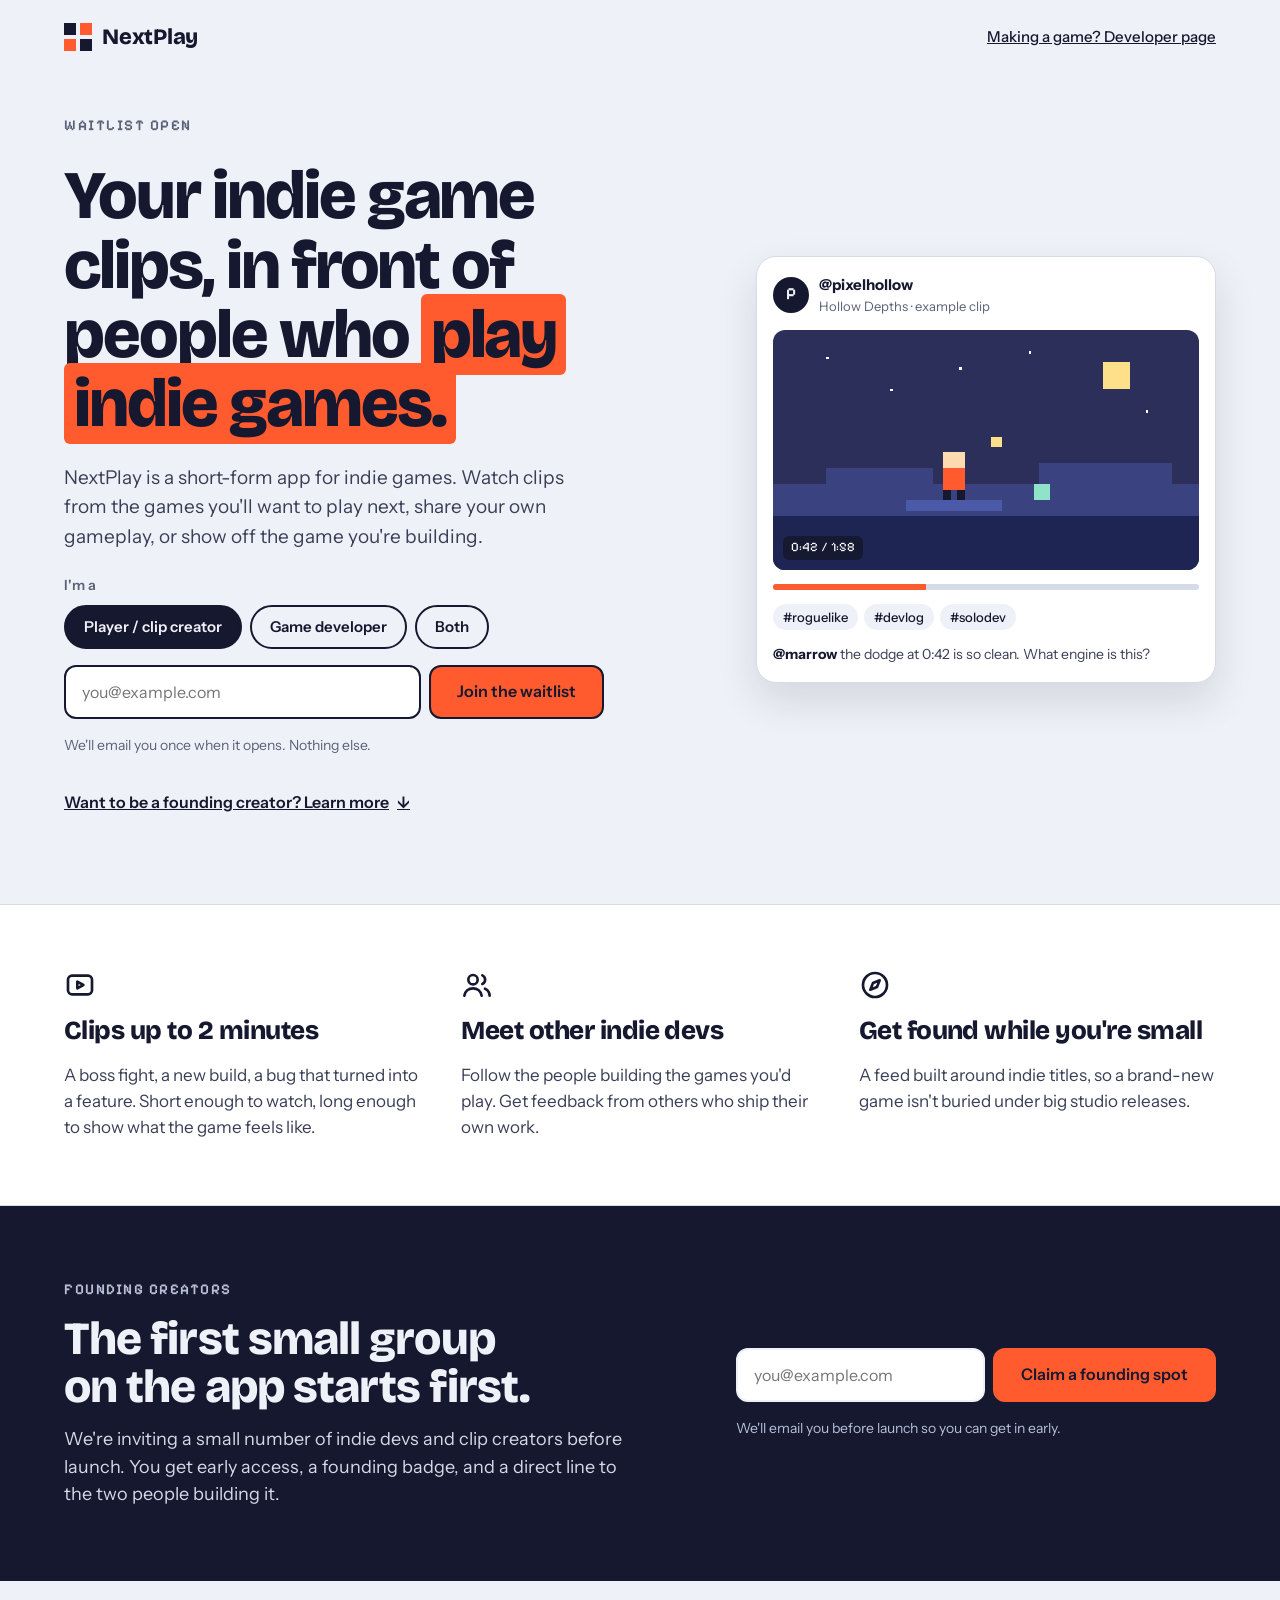
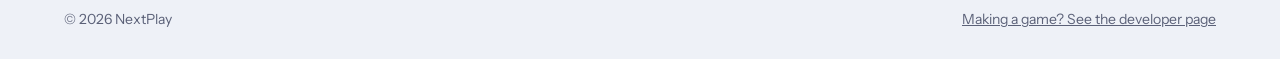
<file: index.html>
<!doctype html>
<html lang="en">
<head>
<meta charset="utf-8">
<meta name="viewport" content="width=device-width, initial-scale=1">
<title>NextPlay | Indie game clips</title>
<meta name="description" content="NextPlay is a short-form app for indie games. Watch clips, share your own gameplay, or show off the game you're building. Join the waitlist.">
<meta property="og:title" content="NextPlay | Indie game clips">
<meta property="og:description" content="Watch indie game clips, share your own, or show off the game you're building. Join the NextPlay waitlist.">
<meta property="og:type" content="website">
<meta name="theme-color" content="#eef1f7">
<link rel="icon" href="data:image/svg+xml,%3Csvg xmlns='http://www.w3.org/2000/svg' viewBox='0 0 12 12'%3E%3Crect width='5' height='5' fill='%2315182E'/%3E%3Crect x='7' width='5' height='5' fill='%23FF5B2E'/%3E%3Crect y='7' width='5' height='5' fill='%23FF5B2E'/%3E%3Crect x='7' y='7' width='5' height='5' fill='%2315182E'/%3E%3C/svg%3E">
<link rel="preconnect" href="https://fonts.googleapis.com">
<link rel="preconnect" href="https://fonts.gstatic.com" crossorigin>
<link rel="stylesheet" href="https://fonts.googleapis.com/css2?family=Bricolage+Grotesque:opsz,wght@12..96,500;12..96,800&family=Instrument+Sans:wght@400;500;600&family=Pixelify+Sans:wght@500;600&display=swap">
<link rel="stylesheet" href="styles.css">
</head>
<body>

<header class="wrap topbar">
  <a class="brand" href="index.html" aria-label="NextPlay home">
    <svg width="28" height="28" viewBox="0 0 12 12" shape-rendering="crispEdges" aria-hidden="true"><rect x="0" y="0" width="5" height="5" fill="#15182E"/><rect x="7" y="0" width="5" height="5" fill="#FF5B2E"/><rect x="0" y="7" width="5" height="5" fill="#FF5B2E"/><rect x="7" y="7" width="5" height="5" fill="#15182E"/></svg>
    <span class="brand-name">NextPlay</span>
  </a>
  <a class="topbar-link" href="devs/index.html">Making a game? Developer page</a>
</header>

<main>
  <section class="wrap hero">
    <div class="hero-copy">
      <p class="eyebrow">Waitlist open</p>
      <h1>Your indie game clips, in front of people who <span class="mark">play indie games.</span></h1>
      <p class="lede">NextPlay is a short-form app for indie games. Watch clips from the games you'll want to play next, share your own gameplay, or show off the game you're building.</p>

      <div class="signup">
        <form class="form" data-signup>
          <input type="hidden" name="page" value="players">
          <input type="hidden" name="source" value="hero">
          <input type="text" name="_gotcha" tabindex="-1" autocomplete="off" style="display:none">
          <fieldset class="roles">
            <legend>I'm a</legend>
            <div class="pills">
              <label class="pill"><input type="radio" name="role" value="creator" checked><span>Player / clip creator</span></label>
              <label class="pill"><input type="radio" name="role" value="dev"><span>Game developer</span></label>
              <label class="pill"><input type="radio" name="role" value="both"><span>Both</span></label>
            </div>
          </fieldset>
          <div class="row">
            <label class="sr-only" for="email-hero">Email address</label>
            <input id="email-hero" name="email" type="email" required autocomplete="email" placeholder="you@example.com">
            <button class="btn" type="submit">Join the waitlist</button>
          </div>
          <p class="fine">We'll email you once when it opens. Nothing else.</p>
          <p class="form-error" role="alert" hidden></p>
        </form>
        <div class="success" role="status" tabindex="-1" hidden>
          <strong>You're on the list.</strong>
          <span>We'll email you when NextPlay opens. Know a dev or clip creator who should be here too? Send them this page.</span>
        </div>
      </div>

      <a class="learn-more" href="#founding">Want to be a founding creator? Learn more <span aria-hidden="true">&darr;</span></a>
    </div>

    <div class="clip">
      <div class="clip-head">
        <div class="avatar" aria-hidden="true">P</div>
        <div class="clip-who">
          <strong>@pixelhollow</strong>
          <span>Hollow Depths &middot; example clip</span>
        </div>
      </div>
      <div class="clip-frame">
        <svg viewBox="0 0 160 90" shape-rendering="crispEdges" role="img" aria-label="Pixel-art scene: a small orange character on a platform under a night sky">
          <rect width="160" height="90" fill="#2B2F5A"/>
          <rect x="20" y="10" width="1" height="1" fill="#FFFFFF"/><rect x="44" y="22" width="1" height="1" fill="#FFFFFF"/><rect x="70" y="14" width="1" height="1" fill="#FFFFFF"/><rect x="96" y="8" width="1" height="1" fill="#FFFFFF"/><rect x="140" y="30" width="1" height="1" fill="#FFFFFF"/>
          <rect x="124" y="12" width="10" height="10" fill="#FFE08A"/>
          <rect x="0" y="58" width="160" height="32" fill="#3A4380"/>
          <rect x="20" y="52" width="40" height="6" fill="#3A4380"/>
          <rect x="100" y="50" width="50" height="8" fill="#3A4380"/>
          <rect x="0" y="70" width="160" height="20" fill="#1E2552"/>
          <rect x="50" y="64" width="36" height="4" fill="#4B5AA8"/>
          <rect x="64" y="46" width="8" height="6" fill="#FFD9B0"/>
          <rect x="64" y="52" width="8" height="8" fill="#FF5B2E"/>
          <rect x="64" y="60" width="3" height="4" fill="#15182E"/><rect x="69" y="60" width="3" height="4" fill="#15182E"/>
          <rect x="98" y="58" width="6" height="6" fill="#8EE3C8"/>
          <rect x="82" y="40" width="4" height="4" fill="#FFE08A"/>
        </svg>
        <span class="timecode">0:42 / 1:58</span>
      </div>
      <div class="scrub"><div></div></div>
      <div class="tags"><span>#roguelike</span><span>#devlog</span><span>#solodev</span></div>
      <p class="comment"><strong>@marrow</strong> the dodge at 0:42 is so clean. What engine is this?</p>
    </div>
  </section>

  <div class="features-band">
    <section class="wrap features" aria-label="What you can do on NextPlay">
      <div class="feature">
        <svg viewBox="0 0 24 24" fill="none" stroke="#15182E" stroke-width="2" stroke-linecap="round" stroke-linejoin="round" aria-hidden="true"><rect x="3" y="5" width="18" height="14" rx="3"/><path d="M10 9.5v5l4.5-2.5z"/></svg>
        <h2>Clips up to 2 minutes</h2>
        <p>A boss fight, a new build, a bug that turned into a feature. Short enough to watch, long enough to show what the game feels like.</p>
      </div>
      <div class="feature">
        <svg viewBox="0 0 24 24" fill="none" stroke="#15182E" stroke-width="2" stroke-linecap="round" stroke-linejoin="round" aria-hidden="true"><circle cx="9" cy="8" r="3.5"/><path d="M2.5 20c.6-3.4 3.2-5.5 6.5-5.5s5.9 2.1 6.5 5.5"/><path d="M16 4.8a3.5 3.5 0 0 1 0 6.4"/><path d="M18 14.8c1.9.7 3.2 2.3 3.5 5.2"/></svg>
        <h2>Meet other indie devs</h2>
        <p>Follow the people building the games you'd play. Get feedback from others who ship their own work.</p>
      </div>
      <div class="feature">
        <svg viewBox="0 0 24 24" fill="none" stroke="#15182E" stroke-width="2" stroke-linecap="round" stroke-linejoin="round" aria-hidden="true"><circle cx="12" cy="12" r="9"/><path d="M15.5 8.5l-2 5-5 2 2-5z"/></svg>
        <h2>Get found while you're small</h2>
        <p>A feed built around indie titles, so a brand-new game isn't buried under big studio releases.</p>
      </div>
    </section>
  </div>

  <div class="founding-band" id="founding">
    <section class="wrap founding" aria-labelledby="founding-title">
      <div class="founding-copy">
        <p class="eyebrow">Founding creators</p>
        <h2 id="founding-title">The first small group on the app starts first.</h2>
        <p>We're inviting a small number of indie devs and clip creators before launch. You get early access, a founding badge, and a direct line to the two people building it.</p>
      </div>
      <div class="founding-signup">
        <form class="form" data-signup>
          <input type="hidden" name="page" value="players">
          <input type="hidden" name="source" value="founding">
          <input type="hidden" name="role" value="founding-creator">
          <input type="text" name="_gotcha" tabindex="-1" autocomplete="off" style="display:none">
          <div class="row">
            <label class="sr-only" for="email-founding">Email address</label>
            <input id="email-founding" name="email" type="email" required autocomplete="email" placeholder="you@example.com">
            <button class="btn" type="submit">Claim a founding spot</button>
          </div>
          <p class="fine">We'll email you before launch so you can get in early.</p>
          <p class="form-error" role="alert" hidden></p>
        </form>
        <div class="success" role="status" tabindex="-1" hidden>
          <strong>Founding spot saved.</strong>
          <span>We'll email you before launch so you can get in early.</span>
        </div>
      </div>
    </section>
  </div>
</main>

<footer class="wrap footer">
  <span>&copy; 2026 NextPlay</span>
  <a href="devs/index.html">Making a game? See the developer page</a>
</footer>

<script src="script.js"></script>
</body>
</html>
</file>
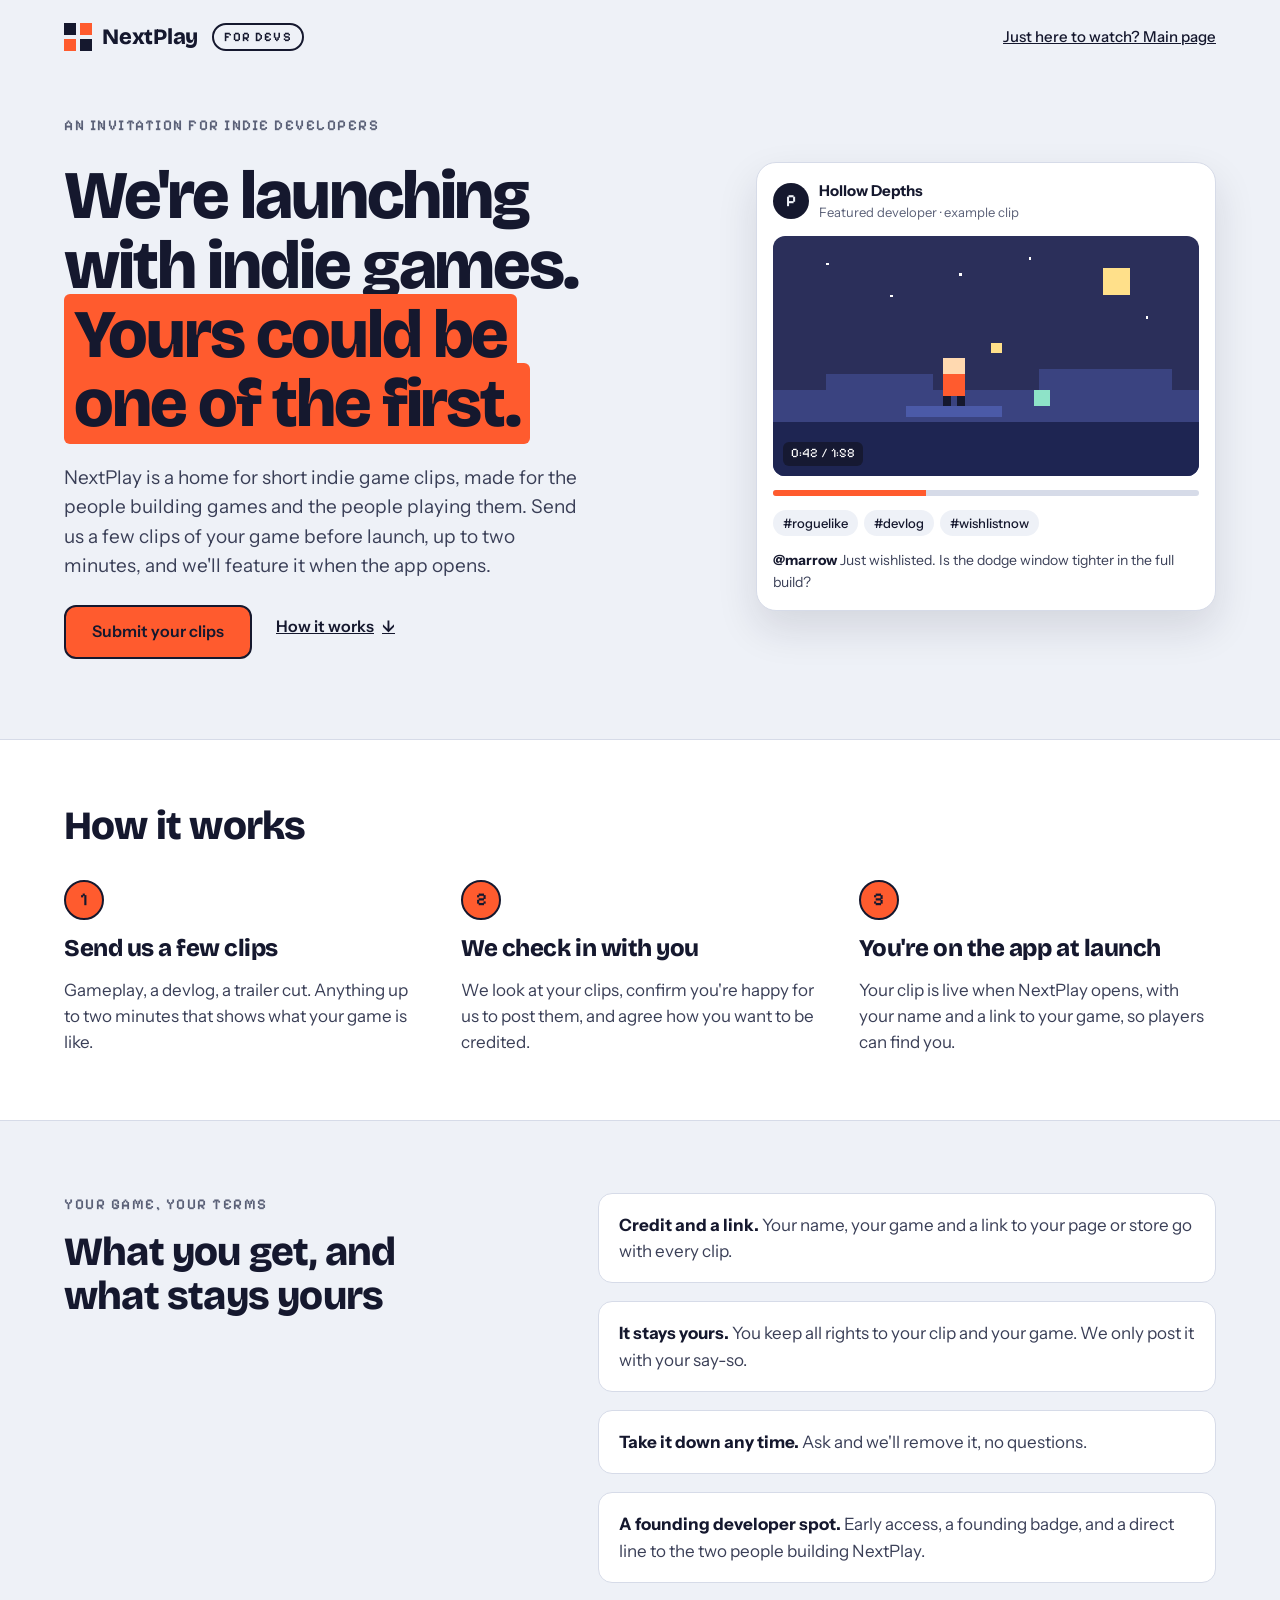
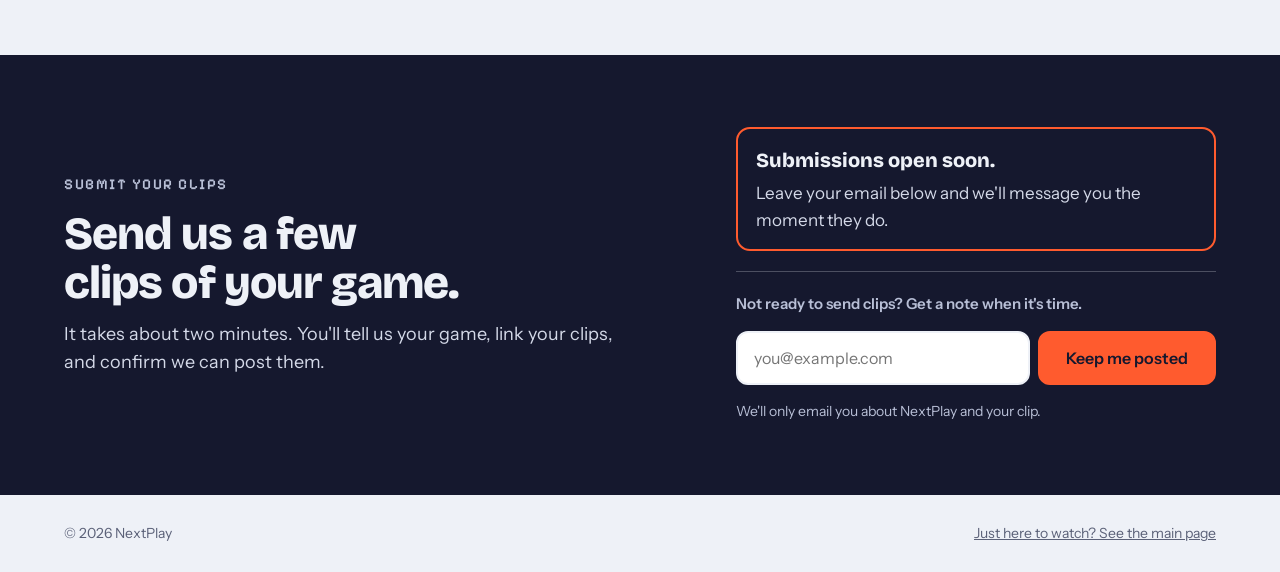
<file: devs/index.html>
<!doctype html>
<html lang="en">
<head>
<meta charset="utf-8">
<meta name="viewport" content="width=device-width, initial-scale=1">
<title>NextPlay for Game Developers | Submit your clips</title>
<meta name="description" content="We're launching NextPlay with indie games on it. Send us a few clips of your game and be featured when the app opens.">
<meta property="og:title" content="NextPlay for Game Developers">
<meta property="og:description" content="We're launching with indie games. Send us a few clips of yours and be featured when the app opens.">
<meta property="og:type" content="website">
<meta name="theme-color" content="#eef1f7">
<link rel="icon" href="data:image/svg+xml,%3Csvg xmlns='http://www.w3.org/2000/svg' viewBox='0 0 12 12'%3E%3Crect width='5' height='5' fill='%2315182E'/%3E%3Crect x='7' width='5' height='5' fill='%23FF5B2E'/%3E%3Crect y='7' width='5' height='5' fill='%23FF5B2E'/%3E%3Crect x='7' y='7' width='5' height='5' fill='%2315182E'/%3E%3C/svg%3E">
<link rel="preconnect" href="https://fonts.googleapis.com">
<link rel="preconnect" href="https://fonts.gstatic.com" crossorigin>
<link rel="stylesheet" href="https://fonts.googleapis.com/css2?family=Bricolage+Grotesque:opsz,wght@12..96,500;12..96,800&family=Instrument+Sans:wght@400;500;600&family=Pixelify+Sans:wght@500;600&display=swap">
<link rel="stylesheet" href="../styles.css">
</head>
<body>

<header class="wrap topbar">
  <a class="brand" href="index.html" aria-label="NextPlay developer page home">
    <svg width="28" height="28" viewBox="0 0 12 12" shape-rendering="crispEdges" aria-hidden="true"><rect x="0" y="0" width="5" height="5" fill="#15182E"/><rect x="7" y="0" width="5" height="5" fill="#FF5B2E"/><rect x="0" y="7" width="5" height="5" fill="#FF5B2E"/><rect x="7" y="7" width="5" height="5" fill="#15182E"/></svg>
    <span class="brand-name">NextPlay</span>
    <span class="badge">For devs</span>
  </a>
  <a class="topbar-link" href="../index.html">Just here to watch? Main page</a>
</header>

<main>
  <section class="wrap hero">
    <div class="hero-copy">
      <p class="eyebrow">An invitation for indie developers</p>
      <h1>We're launching with indie games. <span class="mark">Yours could be one of the first.</span></h1>
      <p class="lede">NextPlay is a home for short indie game clips, made for the people building games and the people playing them. Send us a few clips of your game before launch, up to two minutes, and we'll feature it when the app opens.</p>

      <div class="cta-row">
        <a class="btn btn-link" href="#submit">Submit your clips</a>
        <a class="learn-more" href="#how">How it works <span aria-hidden="true">&darr;</span></a>
      </div>
    </div>

    <div class="clip">
      <div class="clip-head">
        <div class="avatar" aria-hidden="true">P</div>
        <div class="clip-who">
          <strong>Hollow Depths</strong>
          <span>Featured developer &middot; example clip</span>
        </div>
      </div>
      <div class="clip-frame">
        <svg viewBox="0 0 160 90" shape-rendering="crispEdges" role="img" aria-label="Pixel-art scene: a small orange character on a platform under a night sky">
          <rect width="160" height="90" fill="#2B2F5A"/>
          <rect x="20" y="10" width="1" height="1" fill="#FFFFFF"/><rect x="44" y="22" width="1" height="1" fill="#FFFFFF"/><rect x="70" y="14" width="1" height="1" fill="#FFFFFF"/><rect x="96" y="8" width="1" height="1" fill="#FFFFFF"/><rect x="140" y="30" width="1" height="1" fill="#FFFFFF"/>
          <rect x="124" y="12" width="10" height="10" fill="#FFE08A"/>
          <rect x="0" y="58" width="160" height="32" fill="#3A4380"/>
          <rect x="20" y="52" width="40" height="6" fill="#3A4380"/>
          <rect x="100" y="50" width="50" height="8" fill="#3A4380"/>
          <rect x="0" y="70" width="160" height="20" fill="#1E2552"/>
          <rect x="50" y="64" width="36" height="4" fill="#4B5AA8"/>
          <rect x="64" y="46" width="8" height="6" fill="#FFD9B0"/>
          <rect x="64" y="52" width="8" height="8" fill="#FF5B2E"/>
          <rect x="64" y="60" width="3" height="4" fill="#15182E"/><rect x="69" y="60" width="3" height="4" fill="#15182E"/>
          <rect x="98" y="58" width="6" height="6" fill="#8EE3C8"/>
          <rect x="82" y="40" width="4" height="4" fill="#FFE08A"/>
        </svg>
        <span class="timecode">0:42 / 1:58</span>
      </div>
      <div class="scrub"><div></div></div>
      <div class="tags"><span>#roguelike</span><span>#devlog</span><span>#wishlistnow</span></div>
      <p class="comment"><strong>@marrow</strong> Just wishlisted. Is the dodge window tighter in the full build?</p>
    </div>
  </section>

  <div class="features-band" id="how">
    <section class="wrap" aria-labelledby="how-title">
      <h2 class="section-title" id="how-title">How it works</h2>
      <ol class="steps">
        <li class="step">
          <span class="step-num" aria-hidden="true">1</span>
          <h3>Send us a few clips</h3>
          <p>Gameplay, a devlog, a trailer cut. Anything up to two minutes that shows what your game is like.</p>
        </li>
        <li class="step">
          <span class="step-num" aria-hidden="true">2</span>
          <h3>We check in with you</h3>
          <p>We look at your clips, confirm you're happy for us to post them, and agree how you want to be credited.</p>
        </li>
        <li class="step">
          <span class="step-num" aria-hidden="true">3</span>
          <h3>You're on the app at launch</h3>
          <p>Your clip is live when NextPlay opens, with your name and a link to your game, so players can find you.</p>
        </li>
      </ol>
    </section>
  </div>

  <section class="wrap rights" aria-labelledby="rights-title">
    <div class="rights-copy">
      <p class="eyebrow">Your game, your terms</p>
      <h2 class="section-title" id="rights-title">What you get, and what stays yours</h2>
    </div>
    <ul class="rights-list">
      <li><strong>Credit and a link.</strong> Your name, your game and a link to your page or store go with every clip.</li>
      <li><strong>It stays yours.</strong> You keep all rights to your clip and your game. We only post it with your say-so.</li>
      <li><strong>Take it down any time.</strong> Ask and we'll remove it, no questions.</li>
      <li><strong>A founding developer spot.</strong> Early access, a founding badge, and a direct line to the two people building NextPlay.</li>
    </ul>
  </section>

  <div class="founding-band" id="submit">
    <section class="wrap founding" aria-labelledby="submit-title">
      <div class="founding-copy">
        <p class="eyebrow">Submit your clips</p>
        <h2 id="submit-title">Send us a few clips of your game.</h2>
        <p>It takes about two minutes. You'll tell us your game, link your clips, and confirm we can post them.</p>
      </div>
      <div class="founding-signup">
        <div data-submit-box>
          <a class="btn btn-link" data-submit-link href="REPLACE_WITH_FORM_LINK" target="_blank" rel="noopener">Open the submission form</a>
          <p class="fine">Opens in a new tab. Send as many as you like.</p>
        </div>
        <div class="submit-soon" data-submit-soon hidden>
          <strong>Submissions open soon.</strong>
          <span>Leave your email below and we'll message you the moment they do.</span>
        </div>

        <hr class="divider">

        <form class="form" data-signup>
          <input type="hidden" name="page" value="devs">
          <input type="hidden" name="source" value="devs-updates">
          <input type="hidden" name="role" value="founding-developer">
          <input type="text" name="_gotcha" tabindex="-1" autocomplete="off" style="display:none">
          <p class="fine fine-lead">Not ready to send clips? Get a note when it's time.</p>
          <div class="row">
            <label class="sr-only" for="email-devs">Email address</label>
            <input id="email-devs" name="email" type="email" required autocomplete="email" placeholder="you@example.com">
            <button class="btn" type="submit">Keep me posted</button>
          </div>
          <p class="fine">We'll only email you about NextPlay and your clip.</p>
          <p class="form-error" role="alert" hidden></p>
        </form>
        <div class="success" role="status" tabindex="-1" hidden>
          <strong>You're on the list.</strong>
          <span>We'll email you when it's time to send your clip.</span>
        </div>
      </div>
    </section>
  </div>
</main>

<footer class="wrap footer">
  <span>&copy; 2026 NextPlay</span>
  <a href="../index.html">Just here to watch? See the main page</a>
</footer>

<script src="../script.js"></script>
</body>
</html>
</file>
<file: styles.css>
/* NextPlay waitlist site
   Tokens first, then layout. Change a color here and it updates on both pages. */

:root {
  --ink: #15182e;
  --ground: #eef1f7;
  --panel: #ffffff;
  --line: #d6dbe8;
  --muted: #5b6178;
  --soft: #3a3f57;
  --accent: #ff5b2e;
  --accent-hover-text: #b93a14;
  --on-dark: #eef1f7;
  --on-dark-soft: #d4d9e8;
  --on-dark-muted: #b8bfd6;

  --font-display: "Bricolage Grotesque", system-ui, sans-serif;
  --font-body: "Instrument Sans", system-ui, sans-serif;
  --font-label: "Pixelify Sans", ui-monospace, monospace;

  color-scheme: light;
}

*,
*::before,
*::after {
  box-sizing: border-box;
}

html {
  scroll-behavior: smooth;
}

@media (prefers-reduced-motion: reduce) {
  html {
    scroll-behavior: auto;
  }
}

body {
  margin: 0;
  background: var(--ground);
  color: var(--ink);
  font-family: var(--font-body);
  font-size: 17px;
  line-height: 1.55;
}

a {
  color: var(--ink);
}

a:hover {
  color: var(--accent-hover-text);
}

button,
input {
  font: inherit;
}

:focus-visible {
  outline: 3px solid var(--ink);
  outline-offset: 3px;
}

.sr-only {
  position: absolute;
  width: 1px;
  height: 1px;
  overflow: hidden;
  clip: rect(0 0 0 0);
  white-space: nowrap;
}

.wrap {
  width: 100%;
  max-width: 1200px;
  margin: 0 auto;
  padding-inline: 24px;
}

/* Top bar */

.topbar {
  display: flex;
  flex-wrap: wrap;
  align-items: center;
  justify-content: space-between;
  gap: 12px;
  padding-block: 20px;
}

.brand {
  display: flex;
  align-items: center;
  gap: 10px;
  text-decoration: none;
}

.brand-name {
  font-family: var(--font-display);
  font-weight: 800;
  font-size: 22px;
  letter-spacing: -0.01em;
}

.badge {
  margin-left: 4px;
  padding: 2px 10px;
  border: 2px solid var(--ink);
  border-radius: 999px;
  font-family: var(--font-label);
  font-weight: 600;
  font-size: 13px;
  letter-spacing: 0.08em;
  text-transform: uppercase;
}

.topbar-link {
  font-size: 15px;
  font-weight: 500;
}

/* Hero */

.hero {
  display: flex;
  flex-wrap: wrap;
  align-items: center;
  gap: 48px;
  padding-block: 40px 80px;
}

.hero-copy {
  flex: 1 1 480px;
  min-width: 0;
  display: flex;
  flex-direction: column;
  gap: 24px;
}

.eyebrow {
  margin: 0;
  font-family: var(--font-label);
  font-weight: 600;
  font-size: 15px;
  letter-spacing: 0.1em;
  text-transform: uppercase;
  color: var(--muted);
}

h1 {
  margin: 0;
  font-family: var(--font-display);
  font-weight: 800;
  font-size: clamp(40px, 6vw, 68px);
  line-height: 1.02;
  letter-spacing: -0.03em;
  text-wrap: balance;
}

.mark {
  padding: 0 10px;
  border-radius: 6px;
  background: var(--accent);
  -webkit-box-decoration-break: clone;
  box-decoration-break: clone;
}

.lede {
  margin: 0;
  max-width: 520px;
  font-size: 19px;
  color: var(--soft);
}

/* Signup forms */

.signup {
  max-width: 540px;
}

.form {
  display: flex;
  flex-direction: column;
  gap: 16px;
}

.roles {
  margin: 0;
  padding: 0;
  border: 0;
  display: flex;
  flex-direction: column;
  gap: 8px;
}

.roles legend {
  padding: 0;
  margin-bottom: 8px;
  font-size: 14px;
  font-weight: 600;
  color: var(--muted);
}

.pills {
  display: flex;
  flex-wrap: wrap;
  gap: 8px;
}

.pill {
  position: relative;
}

.pill input {
  position: absolute;
  opacity: 0;
  inset: 0;
  margin: 0;
  cursor: pointer;
}

.pill span {
  display: inline-flex;
  align-items: center;
  min-height: 44px;
  padding: 0 18px;
  border: 2px solid var(--ink);
  border-radius: 999px;
  font-size: 15px;
  font-weight: 600;
}

.pill input:checked + span {
  background: var(--ink);
  color: var(--ground);
}

.pill input:focus-visible + span {
  outline: 3px solid var(--ink);
  outline-offset: 3px;
}

.row {
  display: flex;
  flex-wrap: wrap;
  gap: 8px;
}

.row input[type="email"] {
  flex: 1 1 240px;
  min-width: 0;
  height: 54px;
  padding: 0 16px;
  border: 2px solid var(--ink);
  border-radius: 12px;
  background: var(--panel);
  color: var(--ink);
  font-size: 16px;
}

.btn {
  height: 54px;
  padding: 0 26px;
  border: 2px solid var(--ink);
  border-radius: 12px;
  background: var(--accent);
  color: var(--ink);
  font-size: 16px;
  font-weight: 600;
  cursor: pointer;
}

.btn:hover:not(:disabled) {
  filter: brightness(0.95);
}

.btn:disabled {
  cursor: progress;
  opacity: 0.7;
}

.fine {
  margin: 0;
  font-size: 14px;
  color: var(--muted);
}

.form-error {
  margin: 0;
  font-size: 15px;
  font-weight: 600;
  color: #a3220b;
}

.success {
  display: flex;
  flex-direction: column;
  gap: 4px;
  padding: 20px 22px;
  border: 2px solid var(--ink);
  border-radius: 14px;
  background: var(--panel);
}

.success strong {
  font-family: var(--font-display);
  font-size: 24px;
  font-weight: 800;
}

.success span {
  color: var(--soft);
}

.learn-more {
  align-self: flex-start;
  display: inline-flex;
  align-items: center;
  gap: 8px;
  min-height: 44px;
  font-size: 16px;
  font-weight: 600;
}

/* Clip card */

.clip {
  flex: 1 1 340px;
  min-width: 0;
  max-width: 460px;
  margin-inline: auto;
  display: flex;
  flex-direction: column;
  gap: 14px;
  padding: 16px;
  border: 1px solid var(--line);
  border-radius: 20px;
  background: var(--panel);
  box-shadow: 0 18px 40px rgba(21, 24, 46, 0.12);
}

.clip-head {
  display: flex;
  align-items: center;
  gap: 10px;
}

.avatar {
  width: 36px;
  height: 36px;
  display: flex;
  align-items: center;
  justify-content: center;
  border-radius: 50%;
  background: var(--ink);
  color: var(--ground);
  font-family: var(--font-label);
  font-weight: 600;
}

.clip-who {
  display: flex;
  flex-direction: column;
  min-width: 0;
}

.clip-who strong {
  font-size: 15px;
}

.clip-who span {
  font-size: 13px;
  color: var(--muted);
}

.clip-frame {
  position: relative;
  border-radius: 12px;
  overflow: hidden;
  line-height: 0;
}

.clip-frame svg {
  display: block;
  width: 100%;
  height: auto;
}

.timecode {
  position: absolute;
  left: 10px;
  bottom: 10px;
  padding: 4px 8px;
  border-radius: 6px;
  background: rgba(21, 24, 46, 0.88);
  color: #ffffff;
  font-family: var(--font-label);
  font-size: 13px;
  line-height: 1.2;
}

.scrub {
  height: 6px;
  border-radius: 3px;
  background: var(--line);
  overflow: hidden;
}

.scrub div {
  width: 36%;
  height: 100%;
  background: var(--accent);
}

.tags {
  display: flex;
  flex-wrap: wrap;
  gap: 6px;
}

.tags span {
  padding: 3px 10px;
  border-radius: 999px;
  background: var(--ground);
  font-size: 13px;
  font-weight: 500;
}

.comment {
  margin: 0;
  font-size: 14px;
  color: var(--soft);
}

.comment strong {
  color: var(--ink);
}

/* Features */

.features-band {
  background: var(--panel);
  border-block: 1px solid var(--line);
}

.features {
  display: flex;
  flex-wrap: wrap;
  gap: 40px;
  padding-block: 64px;
}

.feature {
  flex: 1 1 280px;
  min-width: 0;
  display: flex;
  flex-direction: column;
  gap: 10px;
}

.feature svg {
  width: 32px;
  height: 32px;
}

.feature h2 {
  margin: 0;
  font-family: var(--font-display);
  font-weight: 800;
  font-size: 26px;
  letter-spacing: -0.02em;
}

.feature p {
  margin: 0;
  color: var(--soft);
}

/* Founding band */

.founding-band {
  background: var(--ink);
  color: var(--on-dark);
}

.founding {
  display: flex;
  flex-wrap: wrap;
  align-items: center;
  gap: 32px;
  padding-block: 72px;
}

.founding-copy {
  flex: 1 1 420px;
  min-width: 0;
  display: flex;
  flex-direction: column;
  gap: 14px;
}

.founding .eyebrow {
  color: var(--on-dark-muted);
}

.founding h2 {
  margin: 0;
  font-family: var(--font-display);
  font-weight: 800;
  font-size: clamp(32px, 4.5vw, 46px);
  line-height: 1.05;
  letter-spacing: -0.02em;
  text-wrap: balance;
}

.founding-copy p:last-child {
  margin: 0;
  max-width: 560px;
  font-size: 18px;
  color: var(--on-dark-soft);
}

.founding-signup {
  flex: 1 1 320px;
  min-width: 0;
  max-width: 480px;
  display: flex;
  flex-direction: column;
  gap: 12px;
}

.founding-band :focus-visible {
  outline-color: var(--on-dark);
}

.founding-band .row input[type="email"] {
  border-color: var(--on-dark);
}

.founding-band .btn {
  border-color: var(--accent);
}

.founding-band .fine {
  color: var(--on-dark-muted);
}

.founding-band .form-error {
  color: #ffb4a3;
}

.founding-band .success {
  border-color: var(--accent);
  background: transparent;
}

.founding-band .success span {
  color: var(--on-dark-soft);
}

/* Footer */

.footer {
  display: flex;
  flex-wrap: wrap;
  justify-content: space-between;
  gap: 12px;
  padding-block: 28px;
  font-size: 14px;
  color: var(--muted);
}

.footer a {
  color: var(--muted);
}

[hidden] {
  display: none !important;
}

/* Developer page */

.btn-link {
  display: inline-flex;
  align-items: center;
  justify-content: center;
  text-decoration: none;
  color: var(--ink);
}

.btn-link:hover {
  color: var(--ink);
  filter: brightness(0.95);
}

.cta-row {
  display: flex;
  flex-wrap: wrap;
  align-items: center;
  gap: 12px 24px;
}

.section-title {
  margin: 0 0 32px;
  font-family: var(--font-display);
  font-weight: 800;
  font-size: clamp(28px, 4vw, 40px);
  line-height: 1.1;
  letter-spacing: -0.02em;
  text-wrap: balance;
}

#how .wrap {
  padding-block: 64px;
}

.steps {
  list-style: none;
  margin: 0;
  padding: 0;
  display: flex;
  flex-wrap: wrap;
  gap: 40px;
}

.step {
  flex: 1 1 260px;
  min-width: 0;
  display: flex;
  flex-direction: column;
  gap: 10px;
}

.step h3 {
  margin: 0;
  font-family: var(--font-display);
  font-weight: 800;
  font-size: 24px;
  letter-spacing: -0.02em;
}

.step p {
  margin: 0;
  color: var(--soft);
}

.step-num {
  width: 40px;
  height: 40px;
  display: flex;
  align-items: center;
  justify-content: center;
  border: 2px solid var(--ink);
  border-radius: 50%;
  background: var(--accent);
  font-family: var(--font-label);
  font-weight: 600;
  font-size: 18px;
}

.rights {
  display: flex;
  flex-wrap: wrap;
  gap: 32px 56px;
  padding-block: 72px;
}

.rights-copy {
  flex: 1 1 280px;
  min-width: 0;
}

.rights-copy .section-title {
  margin-top: 14px;
  margin-bottom: 0;
}

.rights-list {
  flex: 1 1 420px;
  min-width: 0;
  margin: 0;
  padding: 0;
  list-style: none;
  display: flex;
  flex-direction: column;
  gap: 18px;
}

.rights-list li {
  padding: 18px 20px;
  border: 1px solid var(--line);
  border-radius: 14px;
  background: var(--panel);
  color: var(--soft);
}

.rights-list strong {
  color: var(--ink);
}

.divider {
  width: 100%;
  margin: 8px 0;
  border: 0;
  border-top: 1px solid rgba(238, 241, 247, 0.25);
}

.fine-lead {
  font-weight: 600;
  font-size: 15px;
}

.founding-band .btn-link {
  align-self: flex-start;
  border-color: var(--accent);
}

.submit-soon {
  display: flex;
  flex-direction: column;
  gap: 4px;
  padding: 16px 18px;
  border: 2px solid var(--accent);
  border-radius: 14px;
}

.submit-soon strong {
  font-family: var(--font-display);
  font-size: 20px;
  font-weight: 800;
}

.submit-soon span {
  color: var(--on-dark-soft);
}
</file>
